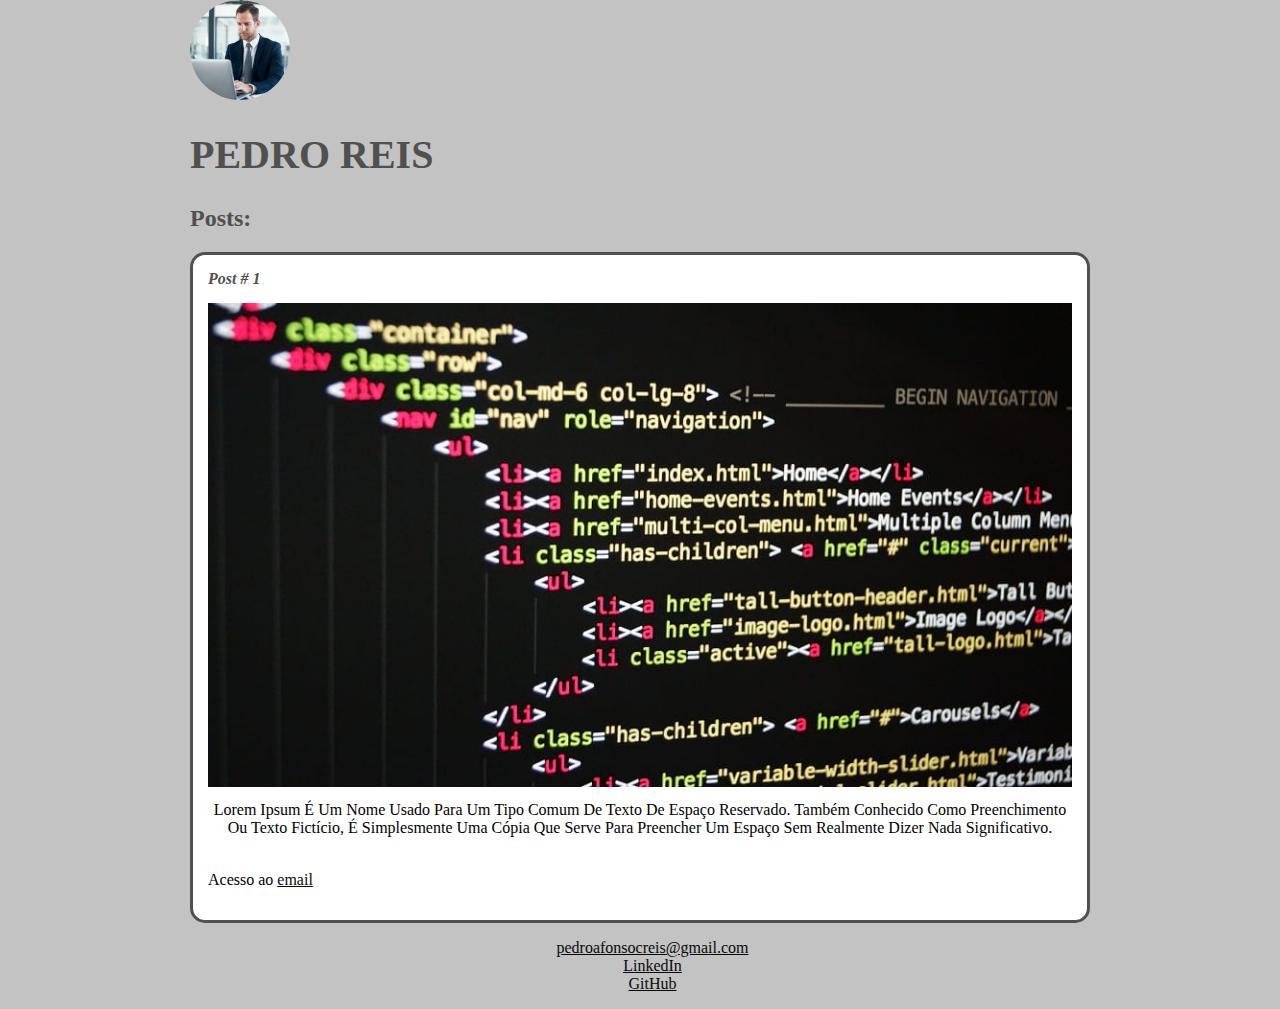
<file: HTML e CSS3/HTML, CSS - Blog pessoal/index.html>
<!DOCTYPE html>
<html lang="pt-br">

<head>
   <meta charset="UTF-8">
   <meta http-equiv="X-UA-Compatible" content="IE=edge">
   <meta name="viewport" content="width=device-width, initial-scale=1.0">
   <title>Pedro Reis</title>
   <link rel="stylesheet" href="style.css">
</head>


<body>
  <header>
   <img class= "post_topo" src="imagens/advogado do futuro.jpg" alt="Ilustração" <br>
   <h1 id="title">Pedro Reis</h1>
  </header>
  <section>
   <header>
      <h2 class="subtitle">Posts:</h2>
   </header>
   <article class="post">
      <header>
        <h3 class="post_title">Post # 1</h3>
        <img class="post_code" src="imagens/fragmento-codigo-html.jpg" alt="Editor de codigo HTML" <br>

      </header>
      <p class="post_contest">
         Lorem ipsum é um nome usado para um tipo comum de texto de espaço reservado. Também conhecido como preenchimento ou texto fictício, é simplesmente uma cópia que serve para preencher um espaço sem realmente dizer nada significativo.
      </p>
      <p> 
         <br> Acesso ao <a href="mailto: pedroafonsocreis@gmail.com" target="_blank"> email</a>
      </p>
   </article>
   </section>
   <footer>
        <ul class="contact">
           <li>
              <a href="pedroafonsocreis@gmail.com" target="_blank">pedroafonsocreis@gmail.com</a>
           </li>
           <li>
              <a href="https://www.linkedin.com/in/pedro-reis-0508791a2/" target="_blank">LinkedIn</a>
           </li> 
           <li>
              <a href="https://github.com/PedroCReis" target="_blank">GitHub</a>         
           </li>
         </ul>
   </footer>
</body>
</html>
</file>
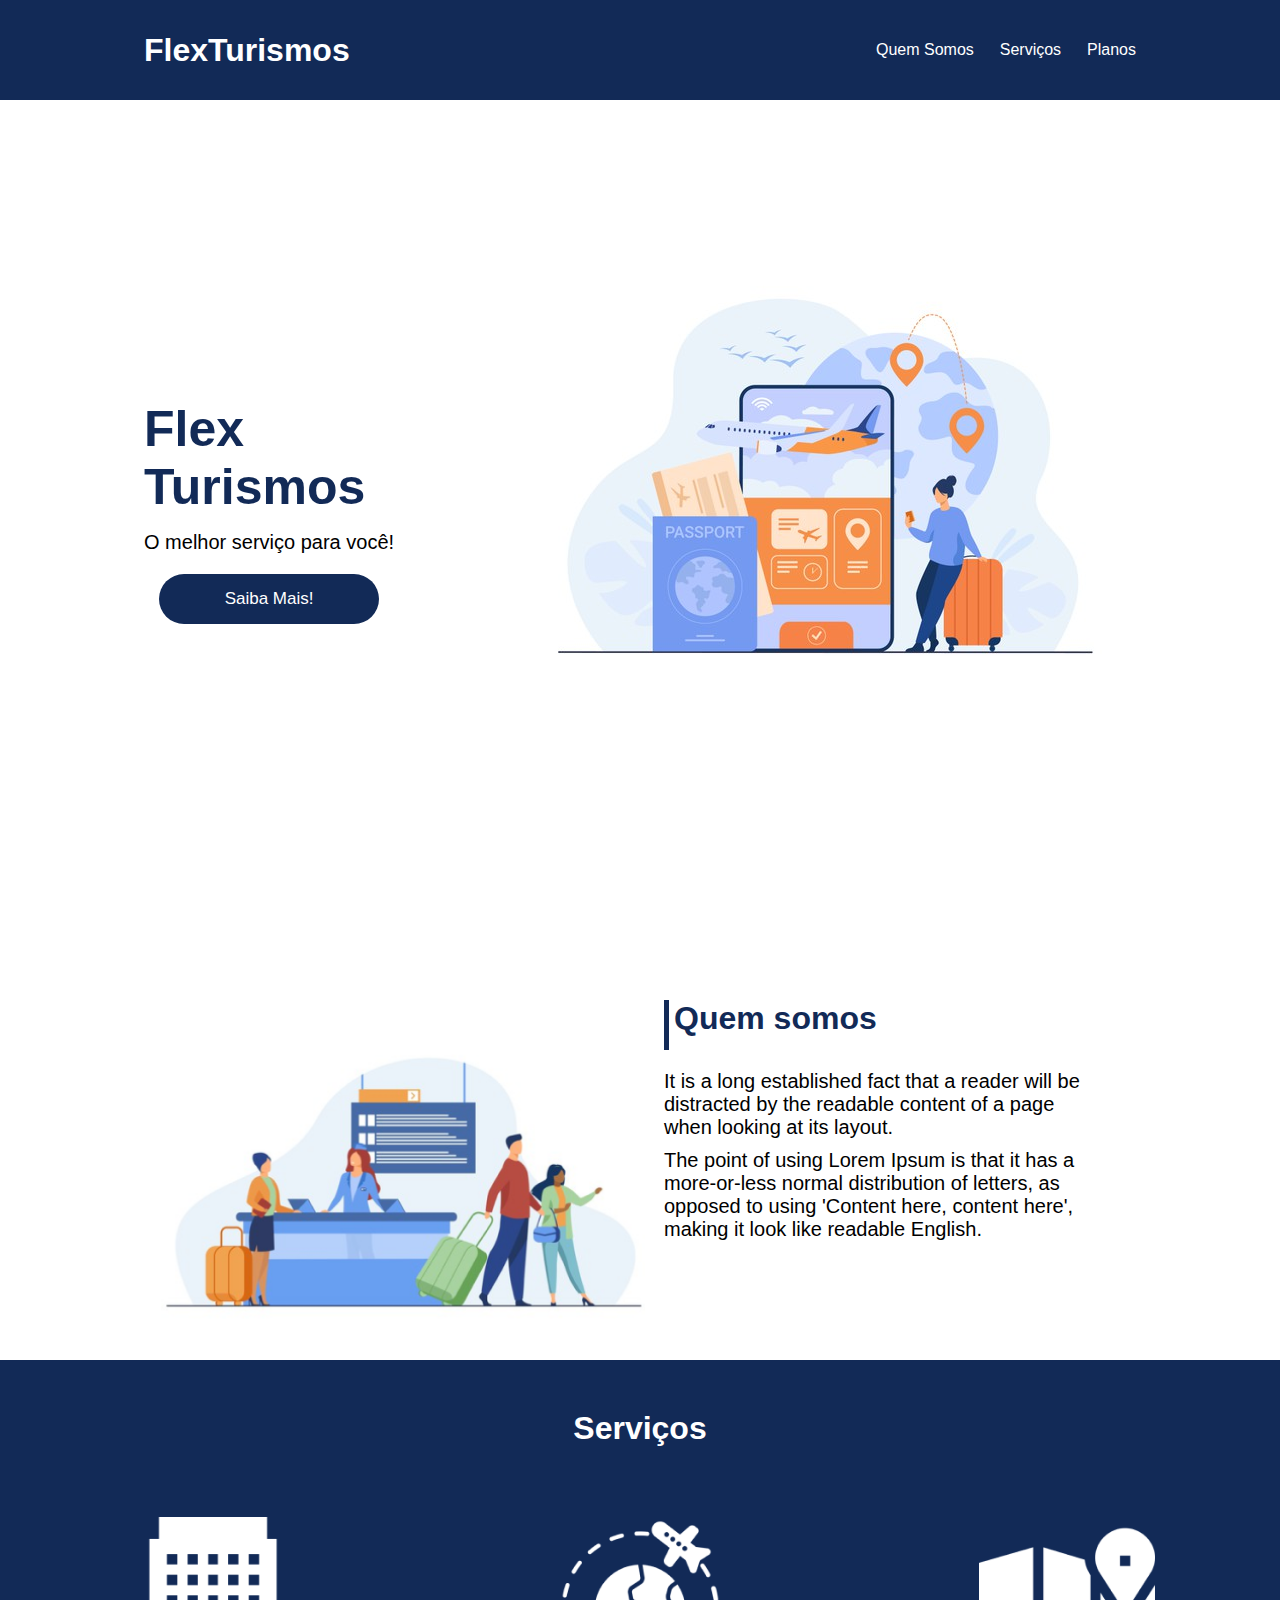
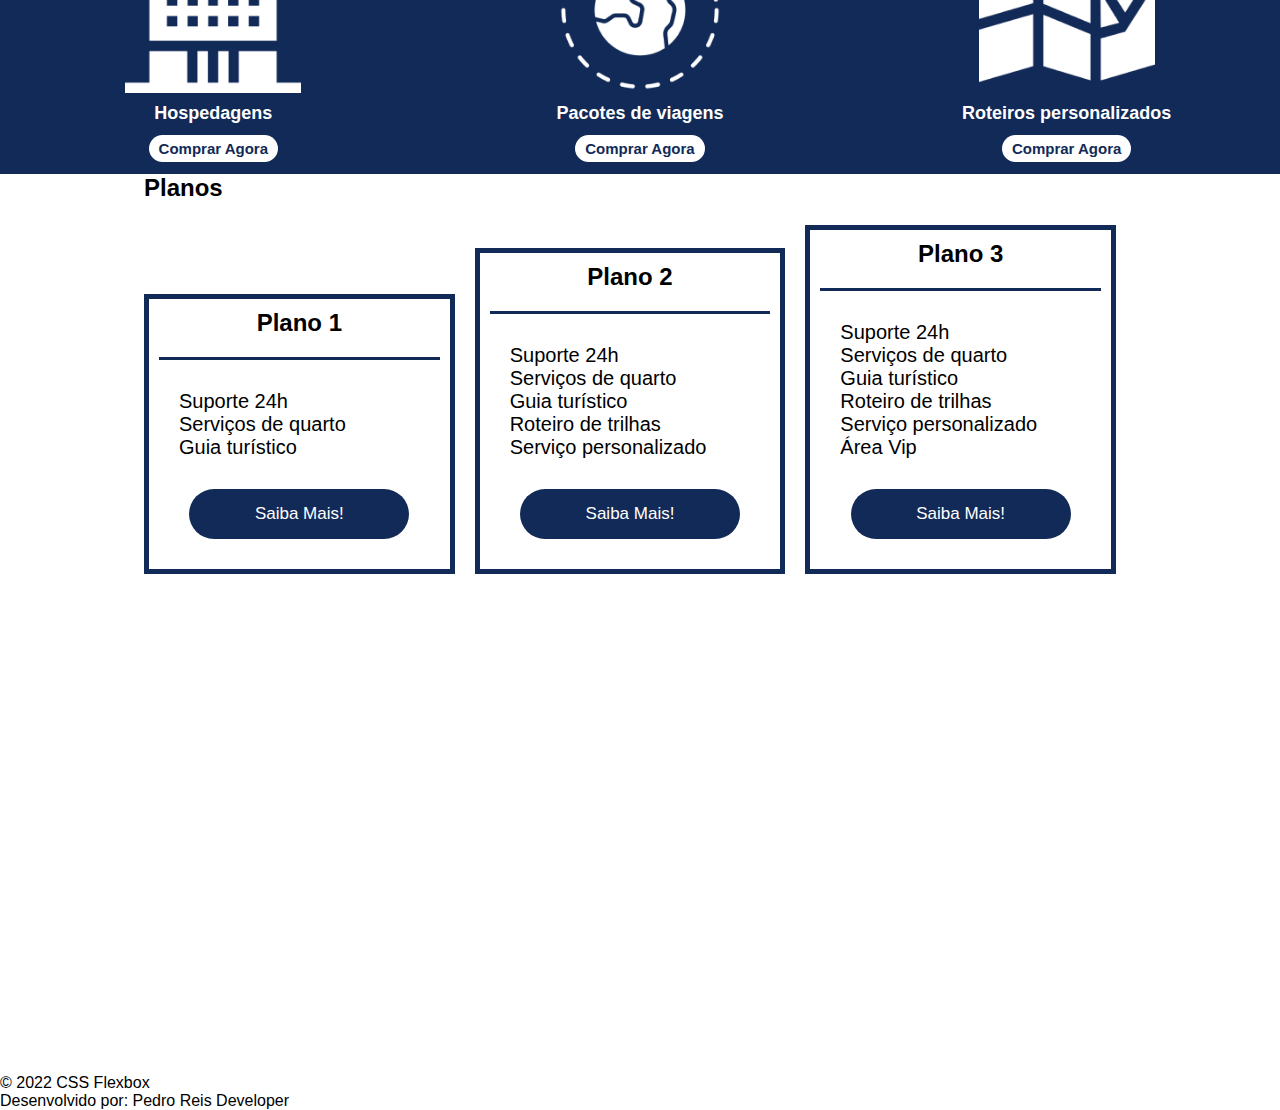
<file: HTML e CSS3/FlexBox/Projeto final/index.html>
<!DOCTYPE html>
<html lang="pt-br">
<head>
    <meta charset="UTF-8">
    <meta name="viewport" content="width=device-width, initial-scale=1.0">
    <title>Flex Turismos</title>
    <link rel="stylesheet" href="./style.css">
</head>

<body>
    <header>
        <div class="flex-container menu">
        <div><h1>FlexTurismos</h1></div>
        <ul class="list-items">
            <li><a href="#quem-somos">Quem Somos</a></li>
            <li><a href="#servicos">Serviços</a></li>
            <li><a href="#planos">Planos</a></li>
        </ul>
        </div>
    </header>

    <div class="flex-container apresentacao">
        <div class="texto-apresentacao">
            <div class="apresentation"><h1>Flex <br>Turismos</h1>
            <p>O melhor serviço para você!</p>
            <a href="#" class="btn">Saiba Mais!</a>
            </div>
        </div>

        <div>
            <div class="imagem"><img src="./images/0-main.png" alt="banner de apresentação"></div>
        </div>
    </div>

    <div class="flex-container" id="quem-somos">
         <div>
            <h2>Quem somos</h2>
            <p>It is a long established fact that a reader will be distracted by the readable content of a page when looking at its layout. </p>
            <p>The point of using Lorem Ipsum is that it has a more-or-less normal distribution of letters, as opposed to using 'Content here, content here', making it look like readable English.</p>
        </div>
        <div>
            <img src="./images/1-quem-somos.png" alt="balcão de atendimento">
        </div>
    </div>

    <div class="container-externo">
        <div class="flex-container" id="serviços">
            <h2>Serviços</h2>
        </div>

        <div class="list-serviços">
            <div class="item-serviços">
                <div><img src="./images/icon-2.png" alt="hospedagens"></div>
                <p>Hospedagens</p>
                <a href="#">Comprar Agora</a>
            </div>

            <div class="item-serviços">
               <div><img src="./images/icon-1.png" alt="pacote de viagens"></div>
               <p>Pacotes de viagens</p>
               <a href="#">Comprar Agora</a>
            </div>

            <div class="item-serviços">
                <div><img src="./images/icon-3.png" alt="roteiros personalizados"></div>
                <p>Roteiros personalizados</p>
                <a href="#">Comprar Agora</a>
            </div>

        </div>
    </div>

    <div class="flex-container" id="plano">
        <div><h2>Planos</h2></div>
        <div class="list-plano">
            <div class="item-plano">
                <h3>Plano 1</h3>
                <ul>
                    <li>Suporte 24h</li>
                    <li>Serviços de quarto</li>
                    <li>Guia turístico</li>
                </ul>
                <a href="#" class="btn">Saiba Mais!</a>
            </div>

            <div class="item-plano">
                <h3>Plano 2</h3>
                <ul>
                    <li>Suporte 24h</li>
                    <li>Serviços de quarto</li>
                    <li>Guia turístico</li>
                    <li>Roteiro de trilhas</li>
                    <li>Serviço personalizado</li>
                </ul>
                <a href="#" class="btn">Saiba Mais!</a>
            </div>

            <div class="item-plano">
                <h3>Plano 3</h3>
                <ul>
                    <li>Suporte 24h</li>
                    <li>Serviços de quarto</li>
                    <li>Guia turístico</li>
                    <li>Roteiro de trilhas</li>
                    <li>Serviço personalizado</li>
                    <li>Área Vip</li>
                </ul>
                <a href="#" class="btn">Saiba Mais!</a>
            </div>
        </div>
    </div>

    <footer>
        <p>&copy; 2022 CSS Flexbox</p>
        <p>Desenvolvido por: Pedro Reis Developer</p>
    </footer>
</body>
</html>
</file>
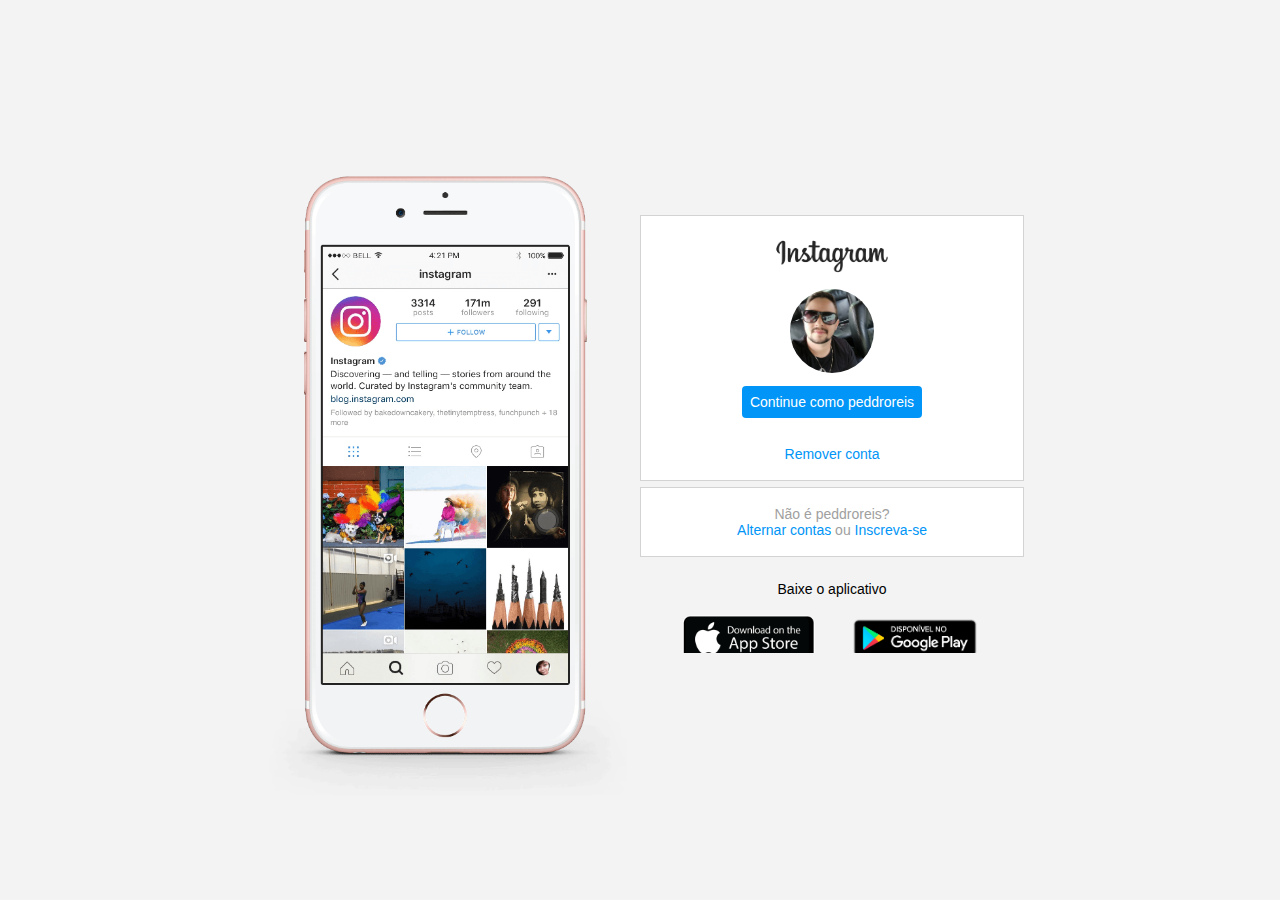
<file: HTML e CSS3/FlexBox/Site do Instagram/index.html>
<html lang="en">
   <head>
       <meta charset="UTF-8">
       <meta name="viewport" content="width=device-width, initial-scale=1.0">
       <link rel="stylesheet" href="style.css">
       <title>Instagram</title>
   </head>
   <body>
       <div class="instagram-wrapper">
           <div class="instagram-phone">
               <img src="INSTAGRAM/cellphoneig.png" alt="celular">
           </div>
           <div class="instagram-continue">
               <div class="group">
                   <img src="INSTAGRAM/logoig.png" class="instagram-logo" alt="instagram logo">
                   <div class="profile-photo">
                       <img src="INSTAGRAM/fotopessoal.jpg" alt="foto de perfil">
                   </div>
                   <a href="#" class="instagram-login">Continue como peddroreis</a>
                   <a href="#" class="instagram-logout">Remover conta</a>
               </div>
               <div class="group">
                   <p class="not-account">Não é peddroreis?</p>
                   <p class="not-account">
                       <span class="link-blue">Alternar contas</span>
                       ou
                       <span class="link-blue">Inscreva-se</span>
                   </p>
               </div>
               <div class="get-the-app">
                   <p class="get-app">Baixe o aplicativo</p>
                   <div class="download">
                       <a href="#" class="app-download"></a>
                       <a href="#" class="app-download"></a>
                   </div>
               </div>
           </div>
       </div>
   </body>
   </html>
</file>
<file: HTML e CSS3/HTML, CSS - Blog pessoal/style.css>
body {
   background: rgb(196, 195, 195);
   font-family: Verdana;
   max-width: 900px;
   margin: auto;
}



#title, .subtitle, .post_title {
   color:#505050;  
}

#title {
   font-size: 40px;
   text-transform: uppercase;
  

}

a{
   color: #080808;
}

.post_topo {
   border-radius: 50%;
}

.post_title {
   font-size: 16px;
   font-style: italic;
   margin: 0;
   margin-bottom: 15px;
   

}

.post {
   background: white;
   padding: 15px;
   border: 3px solid #505050;
   border-radius: 15px;
   margin-bottom: 15px;
}

.post_contest {
   margin: 0px;
   margin-bottom: 15px;
   text-transform: capitalize;
   text-align: center;
}


.post_code {
   margin-bottom: 10px;
   width: 100%;
}

.contact {
   list-style-type: none;
   padding-left: 25px;
   text-align: center;
}
</file>
<file: HTML e CSS3/FlexBox/Projeto final/style.css>
* { 
   margin: 0;
   padding: 0;
   font-family: 'Open Sans', sans-serif;
}

ul{
   list-style: none;
   margin: 0;
   padding: 0;
}

ul li a {
   text-decoration: none;
}

div img{
  display: block;
   width: 100%;
}

.flex-container {
   display: flex;
   max-width: 992px;
   margin: auto;
   width: 100%;
}

header{
   background-color: #122A57;
   height: 100px;
   display: flex;
   align-items: center;
   color: #fff;
}

header .list-items{
   display: flex;
   max-width: 260px;
   width: 100%;
   justify-content: space-between;
   align-items: center;
}

.list-items li a {
   color: #fff;
}
header .menu{
   justify-content: space-between;
}

.imagem{
   margin-top: 170px;
}

.apresentacao {
   height: 100vh;
   align-content: center;
   justify-content: space-between;
   font-size: 20px;
   
}

.apresentacao .texto-apresentacao{
   min-height: 200px;
}

.texto-apresentacao h1 {
   color:#122A57;
   font-size: 50px;
   margin-bottom: 15px;
}

.apresentation {
   margin-top: 300px;
}

#quem-somos {
   flex-direction: row-reverse;
   align-content: center;
   justify-content: space-between;
   font-size: 20px; 
   
}

#quem-somos h2{
   font-size: 32px;
   color: #122A57;
   display: flex;
   margin-bottom: 20px;
}

#quem-somos h2::before{
   content: "";
   height: 50px;
   width: 5px;
   margin-right: 5px;
   background-color: #122A57;
   position: relative;
}

#quem-somos p{
   margin-bottom: 10px;
   width: 90%;
}

#quem-somos img{
   min-width: 520px;
}

.container-externo{
   background-color: #122A57;
   width: 100%;
   text-align: center;
}

#serviços{
   flex-direction: column;
   padding-top: 50px;
   padding-bottom: 50px;
}

#serviços h2{
   color: #fff;
   font-size: 32px;
   margin-bottom: 10px;
}
.list-serviços{
   display:flex;
   justify-content: space-around;
}

.list-serviços .item-serviços{
   text-align:center;
   
} 

.item-serviços a{
   width: 220px;
   background-color: #fff;
   border-radius: 30px;
   height: 50px;
   text-align: center;
   line-height: 50px; 
   margin-top: 20px;
   padding: 5px 10px;
   color: #122A57;
   font-size: 15px;
   text-decoration: none;
   font-weight: 700;

}

.item-serviços p{
   font-weight: 700;
   font-size: 18px;
   color: #fff;
   border: 20px;
}

.item-serviços img{
   width: 80%;
   margin: auto;
   padding: 10px;
}

#plano{
   flex-direction: column;
   min-height: 100vh;   
}


.list-plano{
   display: flex;
   align-items: flex-end;
}

.item-plano {
   flex: 1;
   border: 5px solid #122A57;
   margin-right: 20px;
   margin-top: 23px;
   padding: 10px;
}

.btn{
   background: #122A57;
   color: #fff;
   text-align: center;
   border-radius: 30px;
   width: 220px;
   display: block;;
   text-decoration: none;
   height: 50px;
   line-height: 50px;
   margin-top: 15px;
   margin-bottom: 10px;
   font-size: 17px;
   margin: auto;
   margin-top: 20px;
   margin-bottom: 20px;
}

.item-plano h3{
   font-size: 24px;
   display: flex;
   flex-direction: column;
   text-align: center;

}

.item-plano h3::after{
   content: "";
   background-color: #122A57;
   width: 100%;
   height: 3px;
   margin-top: 20px;
   margin-bottom: 20px;
}

.item-plano ul{
   padding: 10px 20px;
   display: flex;
   flex-direction: column;
   font-size: 20px;
}
</file>
<file: HTML e CSS3/FlexBox/Site do Instagram/style.css>
* {
   padding: 0;
   margin: 0;
   box-sizing: border-box;
   text-decoration: none;
   font-family: sans-serif;
   font-size: 14px;
}

body {
   width: 100%;
   min-height: 100vh;
   background-color: rgb(243, 243, 243);
   margin: 0;
   padding: 0;
   display: flex;
   justify-content: center;
}

.instagram-wrapper {
   display: flex;
   align-items: center;
   justify-content: start;
   width: 60%;
   height: 100vh;
}

.instagram-phone {
   display: flex;
   align-items: center;
   justify-content: center;
   width: 50%;
}

.instagram-phone img {
   height: 50rem;
}

.instagram-continue {
   display: flex;
   align-items: center; /* horizontal */
   justify-content: space-around; /* vertical */
   flex-direction: column;
   width: 50%;
   min-height: 34rem;
}

.group {
   display: flex;
   justify-content: space-between;
   align-items: center;
   flex-direction: column;
   background-color: #ffffff;
   width: 100%;
   padding: 1.3rem 0;
   border: 1px solid lightgray;
}

.group:nth-child(1) {
   min-height: 19rem;
}

.instagram-logo {
   height: 3rem;
}

.profile-photo {
   display: flex;
   justify-content: center;
   align-items: center;
   border-radius: 50%;
   overflow: hidden;
}

.profile-photo img {
   height: 6rem;
}

.instagram-login {
   background-color: #0095f6;
   color: #ffffff;
   padding: 8px;
   border-radius: 4px;
}

.instagram-logout {
   color: #0095f6;
   margin-top: 1rem;
}

.not-account {
   color: rgb(160, 160, 160);
}

.link-blue {
   color: #0095f6;
}

.get-the-app {
   display: flex;
   flex-direction: column;
   align-items: center;
   justify-content: center;
   width: 100%;
   padding: 1.3rem 0;
}

.download {
   display: flex;
   width: 100%;
   justify-content: space-evenly;
   align-items: center;
   padding: 1rem;
}

.app-download {
   height: 3rem;
   width: 10rem;
   background-size: cover;
}

.app-download:nth-child(1) {
   background-image: url('INSTAGRAM/applebutom.png');
}

.app-download:nth-child(2) {
   background-image: url('INSTAGRAM/googleplaybutom.png');
}

/* mobile */


@media (max-width: 1024px) {
   .instagram-wrapper {
       width: 90%;
   }
}

@media (max-width: 650px) {
   body {
       background-color: #ffffff;
   }

   .instagram-wrapper {
       width: 90%;
   }

   .instagram-phone {
       display: none;
   }

   .instagram-continue {
       width: 100%;
   }
   
   .group {
       border: 1px solid transparent;
   }
}
</file>
